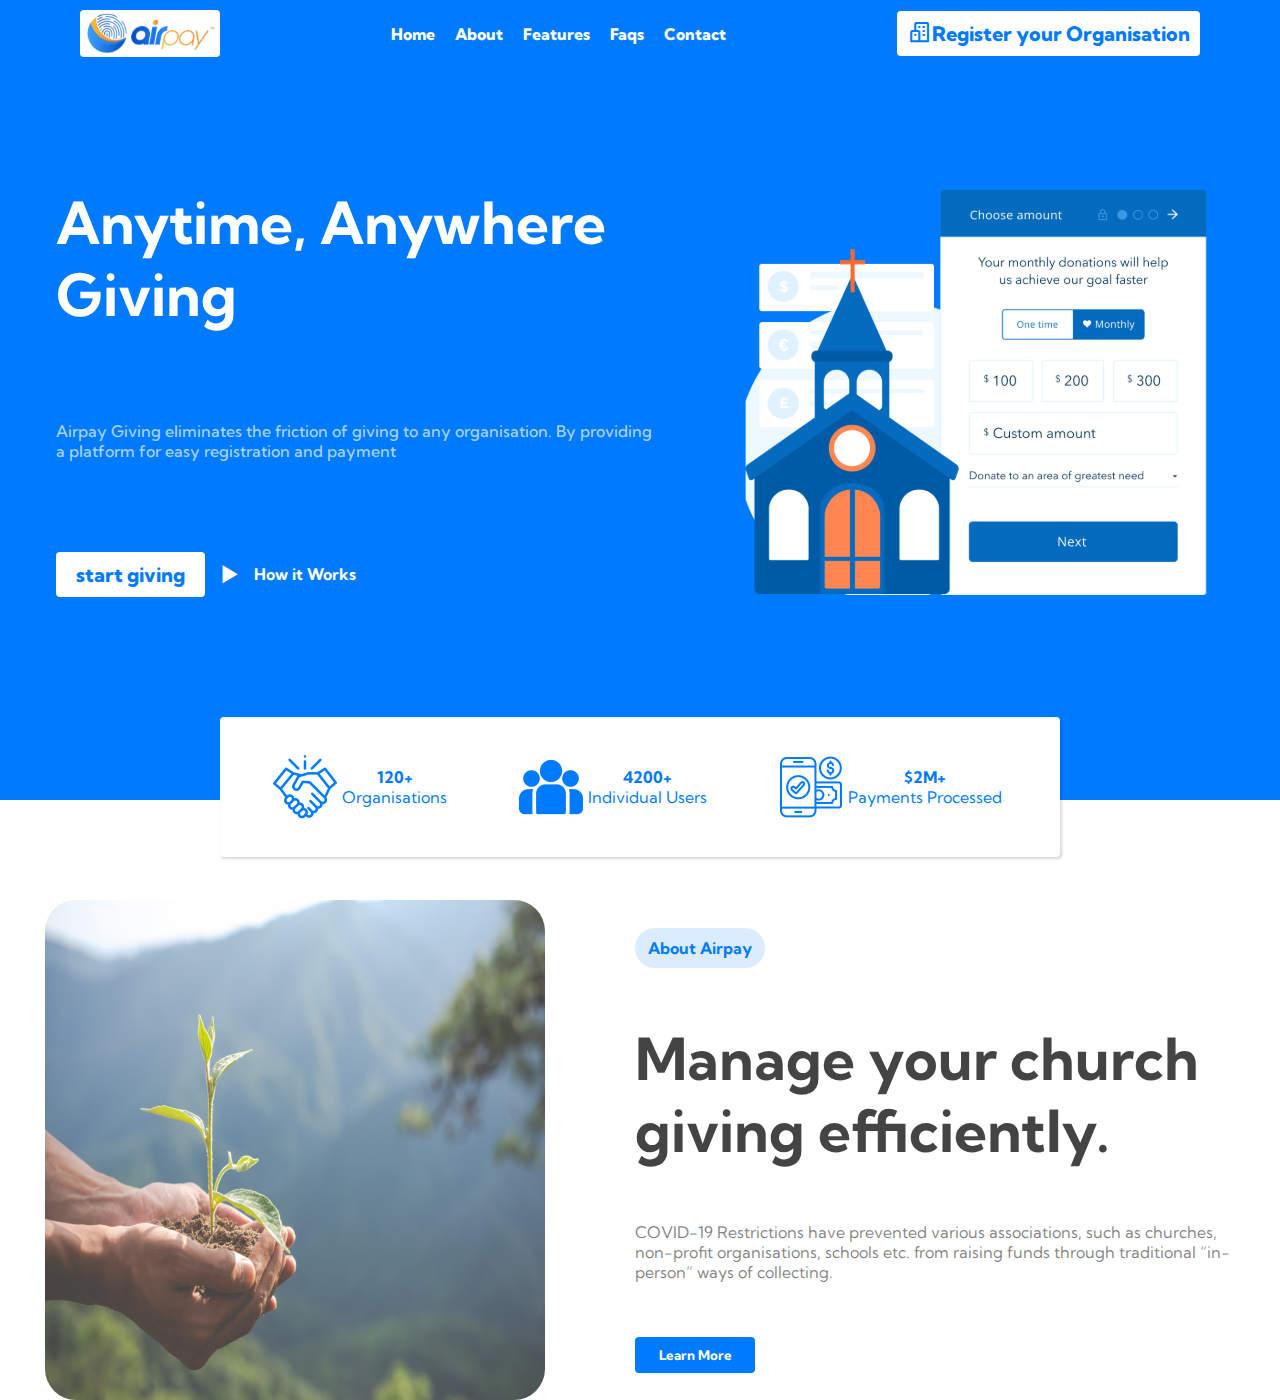
<file: index.html>
<html lang="en">
<head>
    <meta charset="UTF-8">
    <meta http-equiv="X-UA-Compatible" content="IE=edge">
    <meta name="viewport" content="width=device-width, initial-scale=1.0">
    <link rel="stylesheet" href="index.css">
    <link rel="icon" href="./assets/airpay_logo.svg">
    <title>Airpay Giving</title>
    <!-- link to box icons -->
    <link href='https://unpkg.com/boxicons@2.1.4/css/boxicons.min.css' rel='stylesheet'>
</head>
<body>
    <!-- hero section -->
    <section class="hero-section-container">
        <nav>
            <img src="./assets/airpay_logo.svg" alt="airpay_logo">
            <ul>
                <li>Home</li>
                <li>About</li>
                <li>Features</li>
                <li>Faqs</li>
                <li>Contact</li>
            </ul>
            <button class="register-button">
                <i class='bx bx-buildings bx-sm'></i>
                Register your Organisation
            </button>
        </nav>
        <div class="hero-section">
            <div class="hero-section-text">
                <h2>Anytime, Anywhere Giving</h2>
                <h4>Airpay Giving eliminates the friction of giving to any organisation. By providing a platform for easy registration and payment </h4>
                <div>
                    <button>start giving</button>
                    <i class='bx bx-play bx-md'></i>
                    <h4>How it Works</h4>
                </div>
            </div>
            <img src="./assets/church-image.svg" alt="church-image">
        </div>
        <div class="stats-section">
            <div class="stats-container">
                <span class="stats">
                    <img src="./assets/handshake (1).png" alt="">
                    <span>
                        <h4>120+</h4>
                        <p>Organisations</p>
                    </span>
                </span>
                <span class="stats">
                    <img src="./assets/group.png" alt="">
                    <span>
                        <h4>4200+</h4>
                        <p>Individual Users</p>
                    </span>
                </span>
                <span class="stats">
                    <img src="./assets/mobile-transfer.png" alt="">
                    <span>
                        <h4>$2M+</h4>
                        <p>Payments Processed</p>
                    </span>
                </span>
            </div>
        </div>
    </section>

    <!-- about us section -->
    <section class="about-section">
        <img src="./assets/environment.jpg" alt="">
        <span>
            <h4>About Airpay</h4>
            <h2>Manage your church giving efficiently.</h2>
            <p>COVID-19 Restrictions have prevented various associations, such as churches, non-profit organisations, schools etc. from raising funds through traditional “in-person” ways of collecting.</p>
            <button>Learn More</button>
        </span>
    </section>
</body>
</html>
</file>
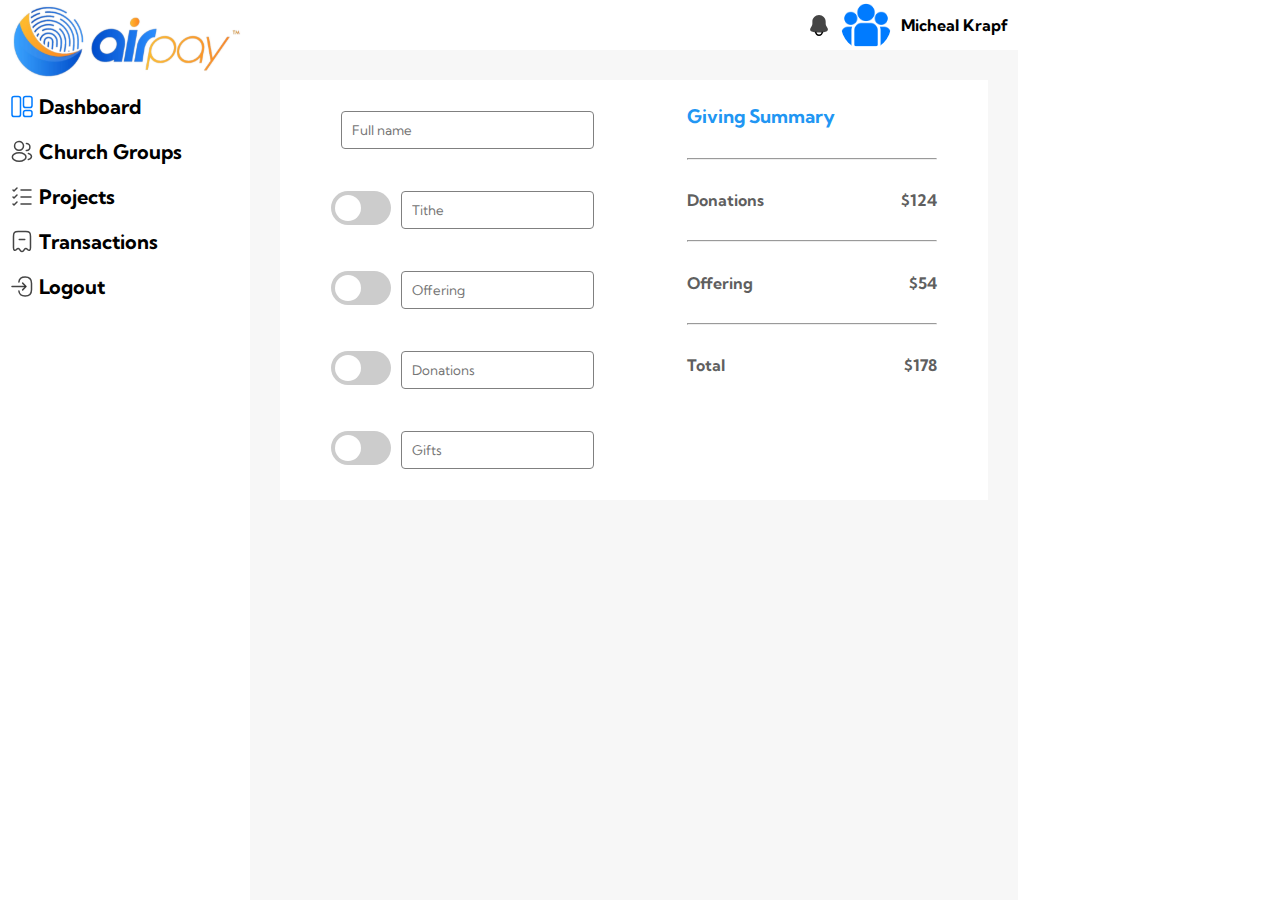
<file: dashboard.html>
<html lang="en">
<head>
    <meta charset="UTF-8">
    <meta http-equiv="X-UA-Compatible" content="IE=edge">
    <meta name="viewport" content="width=device-width, initial-scale=1.0">
    <link rel="stylesheet" href="style.css">
    <title>Document</title>
</head>
<body>
    <!-- dashboard menu -->
    <section class="dashboard-menu">
        <img src="./assets/airpay_logo.svg" alt="airpay_logo">
        <span class="nav-item">
            <img src="./assets/dashboard.svg" alt="dashboard">
            <h4>Dashboard</h4>
        </span>
        <span>
            <img src="./assets/users.svg" alt="users">
            <h4>Church Groups</h4>
        </span>
        <span>
            <img src="./assets/projects.svg" alt="projects">
            <h4>Projects</h4>
        </span>
        <span>
            <img src="./assets/transactions.svg" alt="transactions">
            <h4>Transactions</h4>
        </span>
        <span>
            <img src="./assets/logout.svg" alt="logout">
            <h4>Logout</h4>
        </span>
    </section>

    <!-- dashboard body -->
    <section class="dashboard-body">
        <div class="dashboard-nav">
            <img src="./assets/notifications.svg" alt="notifications">
            <img src="./assets/group.png" alt="" class="profile-photo">
            <h4>Micheal Krapf</h4>
        </div>
        <div class="dashboard-card">
            <div class="dashboard-form">
                <input type="text" placeholder="Full name">
                <span>
                    <label class="switch">
                        <input type="checkbox">
                        <span class="slider round"></span>
                      </label>
                      <input type="text" placeholder="Tithe">
                </span>
                <span>
                    <label class="switch">
                        <input type="checkbox">
                        <span class="slider round"></span>
                      </label>
                      <input type="text" placeholder="Offering">
                </span>
                <span>
                    <label class="switch">
                        <input type="checkbox">
                        <span class="slider round"></span>
                      </label>
                      <input type="text" placeholder="Donations">
                </span>
                <span>
                    <label class="switch">
                        <input type="checkbox">
                        <span class="slider round"></span>
                      </label>
                      <input type="text" placeholder="Gifts">
                </span> 
            </div>
            <div class="dashboard-summary">
                <h3>Giving Summary</h3>
                <hr>
                <span>
                    <h4>Donations</h4>
                    <h4>$124</h4>
                </span>
                <hr>
                <span>
                    <h4>Offering</h4>
                    <h4>$54</h4>
                </span>
                <hr>
                <span>
                    <h4>Total</h4>
                    <h4>$178</h4>
                </span>
            </div>
        </div>
    </section>
</body>
</html>
</file>
<file: index.css>
/* google fonts */
@import url('https://fonts.googleapis.com/css2?family=Kumbh+Sans:wght@400;500;700&display=swap');

*{
    padding:0;
    margin:0;
    font-family:'Kumbh Sans', sans-serif;
    /* border: 1px solid red;   */
}

/* hero section */
.hero-section-container{
    background-color: #007BFF;
    height:800px;

}

nav{
    display:flex;
    justify-content: space-around;
    align-items: center;
    padding:10px 0px;
}

nav ul{
    display:flex;
    justify-content: space-around;
    align-items: center;
}

li{
    margin:0px 10px;
    list-style: none;
    font-size:16px;
    color:white;
    font-weight: 800;
}

.register-button{
    background-color: white;
    color:#007BFF;
    padding:10px 10px;
    font-weight: 800;
    border-radius:4px;
    display:flex;   
    align-items: center;
    font-size: 20px;
    border:none;    
}

.hero-section{
    display: flex;
    height:650px;
    justify-content: space-around;
    align-items: center;
    color:white;
    padding:0px 20px;
}

.hero-section-text{
    display: flex;
    flex-direction: column;
    justify-content: space-around;
    width: 600px;
    height:500px;
}

.hero-section-text h2{
    font-size: 58px;
}

.hero-section-text h4{
    font-size:16px;
    color:rgba(255, 255, 255, 0.659);
    font-weight:500;
}

.hero-section-text div{
    display: flex;
    justify-content: space-between;
    align-items:center;
    width: 300px;
}

.hero-section-text div button{
    background-color: white;
    color:#007BFF;
    padding:10px 20px;
    font-weight: 800;
    border-radius:4px;
    border:none;
    display:flex;   
    align-items: center;
    font-size: 20px;
}

.hero-section-text div h4{
    color:white;
    font-weight: 700;
    font-size:16px;
}

.hero-section img{
    width:40%;
}

/* stats section */

.stats-section{
    display: flex;
    flex-direction: column;
    align-items: center;
}

.stats-container{
    width:800px;
    background-color: white;
    border-radius:4px;
    height:100px;
    padding:20px;
    display: flex;
    align-items: center;
    justify-content: space-around;
    box-shadow: rgba(0, 0, 0, 0.15) 1.95px 1.95px 2.6px;
}

.stats-container span{
    display: flex;

}

.stats{
    display:flex;
    align-items: center;
    color:#007BFF;
}

.stats img{
    width:64px;
}

.stats span{
    display:flex;
    flex-direction: column;
    text-align: center;
    margin:5px;
}

.stats span h4{
    font-weight:700;
}

.stats span p{
    
}

/* about us section */

.about-section{
    margin-top:100px;
    display:flex;
    min-height:500px;
    justify-content: space-around;
}

.about-section img{
    width:500px;
    border-radius: 31px;
}

.about-section span{
    display: flex;
    flex-direction: column;
    justify-content: space-around;
    width:600px;
}

.about-section span h4{
    background-color: #007bff24;
    width:110px;
    padding:10px;
    border-radius:30px;
    text-align: center;
    color:#007BFF;
}

.about-section span h2{
    font-size: 58px;
    color:rgba(0, 0, 0, 0.733);
}

.about-section span p{
    color:rgba(0, 0, 0, 0.503);
}

.about-section span button{
    padding:10px 10px;
    background-color: #007BFF;
    color: white;
    border-radius: 4px;
    font-weight: 700;
    width:120px;
    border:none;
}
</file>
<file: style.css>
/* google fonts */
@import url('https://fonts.googleapis.com/css2?family=Kumbh+Sans:wght@400;500;700&display=swap');

*{
    margin:0;
    padding:0;
    font-family:'Kumbh Sans', sans-serif;
    /* border:1px solid red; */
}

body{
    display: flex;
    justify-content: start;
    width:100vw;

}

.dashboard-menu{
    width:250px;
    display: flex;
    flex-direction: column;
}

.dashboard-menu span{
    display:flex;
    padding:10px;   
}

.dashboard-menu span h4{
    font-size:20px;
    padding:0px 5px;
}

.dashboard-body{
    width:60vw;
    background-color: #F7F7F7;
}

.dashboard-nav{
    display:flex;
    justify-content: flex-end;
    align-items: center;
    background-color: white;
}

.profile-photo{
    width:50px;
    border-radius: 50%;
    margin:0px 10px;
}

.dashboard-nav h4{
    margin-right:10px;
}

.dashboard-card{
    display:flex;
    justify-content: space-around;
    margin:30px;
    padding:10px;
    background-color: white;
    height:400px;
}

.dashboard-form{
    display:flex;
    flex-direction: column;
    justify-content: space-around;
}

.dashboard-form span{
    display: flex;
    /* margin:5px 0px; */
    
}

input{
    padding:10px;
    margin:0px 10px;
    border-radius:4px;
    border: 1px solid gray;
}

.dashboard-summary{
    display: flex;
    flex-direction: column;
    justify-content: space-around;
    color:#0c0c0cac;
    width: 250px;
    height:300px;
}

.dashboard-summary h3{
    color:#2196F3;
}



.dashboard-summary span{
    display:flex;
    justify-content: space-between;
}

/* media queries */
@media(max-width:1000px){
  .dashboard-card{
    flex-direction: column;
  }

}

@media(max-width:560px){
  .dashboard-menu{
    display: none;
  }

  .dashboard-body{
    width:100vw;
    background-color: #F7F7F7;
}
}


/* The switch - the box around the slider */
.switch {
    position: relative;
    display: inline-block;
    width: 60px;
    height: 34px;
  }
  
  /* Hide default HTML checkbox */
  .switch input {
    opacity: 0;
    width: 0;
    height: 0;
  }
  
  /* The slider */
  .slider {
    position: absolute;
    cursor: pointer;
    top: 0;
    left: 0;
    right: 0;
    bottom: 0;
    background-color: #ccc;
    -webkit-transition: .4s;
    transition: .4s;
  }
  
  .slider:before {
    position: absolute;
    content: "";
    height: 26px;
    width: 26px;
    left: 4px;
    bottom: 4px;
    background-color: white;
    -webkit-transition: .4s;
    transition: .4s;
  }
  
  input:checked + .slider {
    background-color: #2196F3;
  }
  
  input:focus + .slider {
    box-shadow: 0 0 1px #2196F3;
  }
  
  input:checked + .slider:before {
    -webkit-transform: translateX(26px);
    -ms-transform: translateX(26px);
    transform: translateX(26px);
  }
  
  /* Rounded sliders */
  .slider.round {
    border-radius: 34px;
  }
  
  .slider.round:before {
    border-radius: 50%;
  }
</file>
